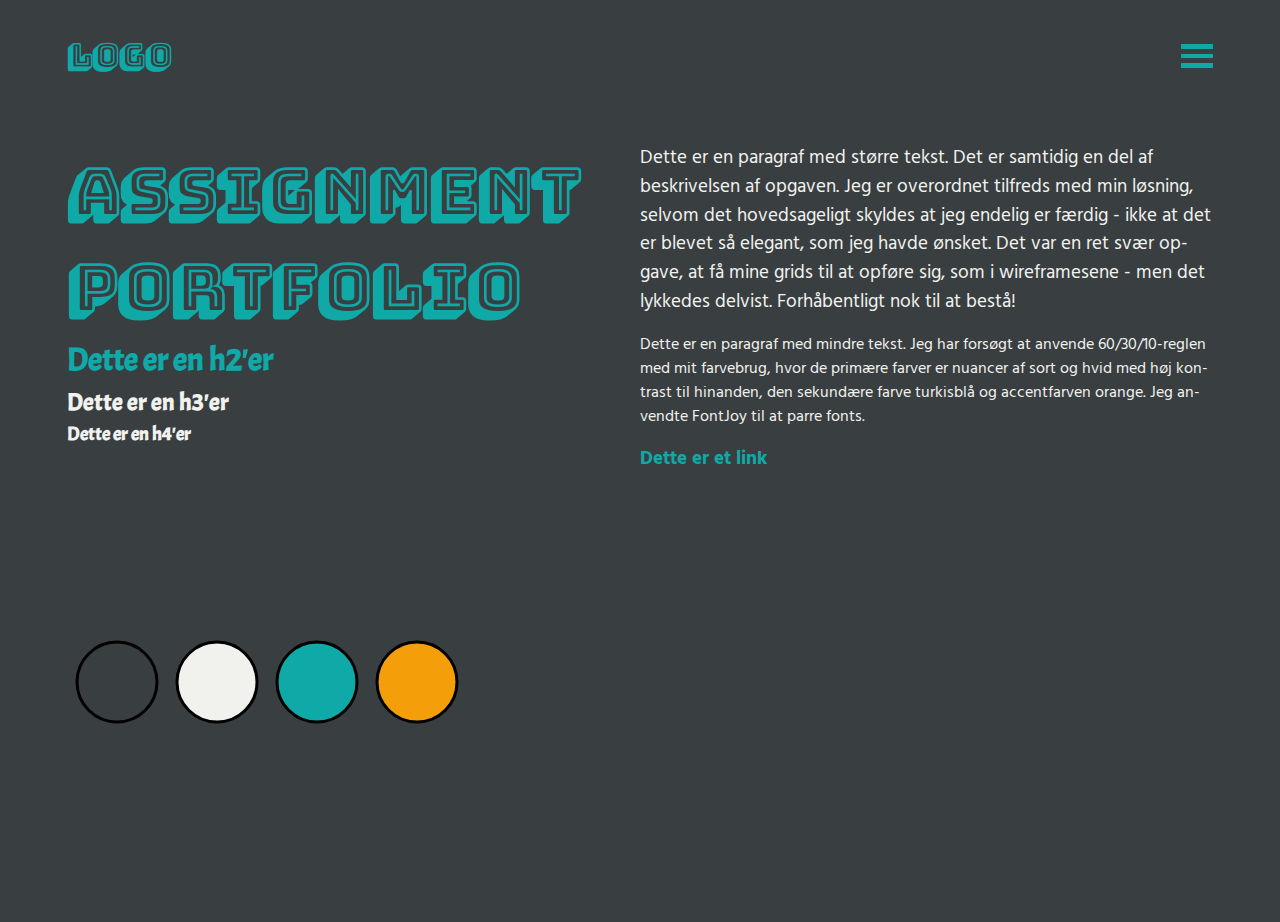
<file: index.html>
<!DOCTYPE html>
<html lang="en">

<head>
    <meta charset="UTF-8">
    <meta name="viewport" content="width=device-width, initial-scale=1.0">
    <link rel="preconnect" href="https://fonts.googleapis.com">
    <link rel="preconnect" href="https://fonts.gstatic.com" crossorigin>
    <link rel="stylesheet" href="https://cdnjs.cloudflare.com/ajax/libs/font-awesome/6.4.2/css/all.min.css">
    <link href="https://fonts.googleapis.com/css2?family=Acme&family=Bungee+Shade&family=Hind:wght@300;400;500;600;700&display=swap" rel="stylesheet">
    <link rel="stylesheet" href="style.css">
    <title>Style Tile</title>
</head>

<body>
    <header>
        <a class="logo" href="index.html">Logo</a>
        <div class="burger-menu">
            <div class="bar"></div>
            <div class="bar"></div>
            <div class="bar"></div>
        </div>

        <ul class="nav-items hide">
            <li>
                <a href="index.html">Forside</a>
            </li>
            <li>
                <a href="part-a.html">Part A</a>
            </li>
            <li>
                <a href="part-b.html">Part B</a>
            </li>
            <li>
                <a href="part-c.html">Part C</a>
            </li>
            <li>
                <a href="part-d.html">Part D</a>
            </li>
        </ul>

    </header>

    <main>
        <div class="style-tile">
            <div class="headlines">
                <h1>Assignment Portfolio</h1>
                <h2>Dette er en h2'er</h2>
                <h3>Dette er en h3'er</h3>
                <h4>Dette er en h4'er</h4>
            </div>

            <div class="text">
                <p>Dette er en paragraf med større tekst.
                    Det er samtidig en del af beskrivelsen af opgaven. Jeg er overordnet tilfreds med min løsning, selvom det hovedsageligt skyldes at jeg endelig er færdig - ikke at det er blevet så
                    elegant, som jeg havde ønsket. Det var en ret svær opgave, at få mine grids til at opføre sig, som i wireframesene - men det lykkedes delvist. Forhåbentligt nok til at bestå!</p>
                <p class="small">Dette er en paragraf med mindre tekst.
                    Jeg har forsøgt at anvende 60/30/10-reglen med mit farvebrug, hvor de primære farver er nuancer af sort og hvid med høj kontrast til hinanden, den sekundære farve turkisblå og
                    accentfarven orange. Jeg anvendte FontJoy til at parre fonts.</p>
                <a target="_blank" href="https://www.youtube.com/watch?v=dQw4w9WgXcQ">Dette er et link</a>
            </div>

            <div class="colors">
                <svg height="100" width="100">
                    <circle cx="50" cy="50" r="40" stroke="black" stroke-width="3" fill="var(--primary)" />
                </svg>
                <svg height="100" width="100">
                    <circle cx="50" cy="50" r="40" stroke="black" stroke-width="3" fill="var(--secondary)" />
                </svg>
                <svg height="100" width="100">
                    <circle cx="50" cy="50" r="40" stroke="black" stroke-width="3" fill="var(--accent)" />
                </svg>
                <svg height="100" width="100">
                    <circle cx="50" cy="50" r="40" stroke="black" stroke-width="3" fill="var(--accent2)" />
                </svg>
            </div>
        </div>
    </main>

    <footer>

    </footer>

    <script src="script.js"></script>
</body>

</html>
</file>
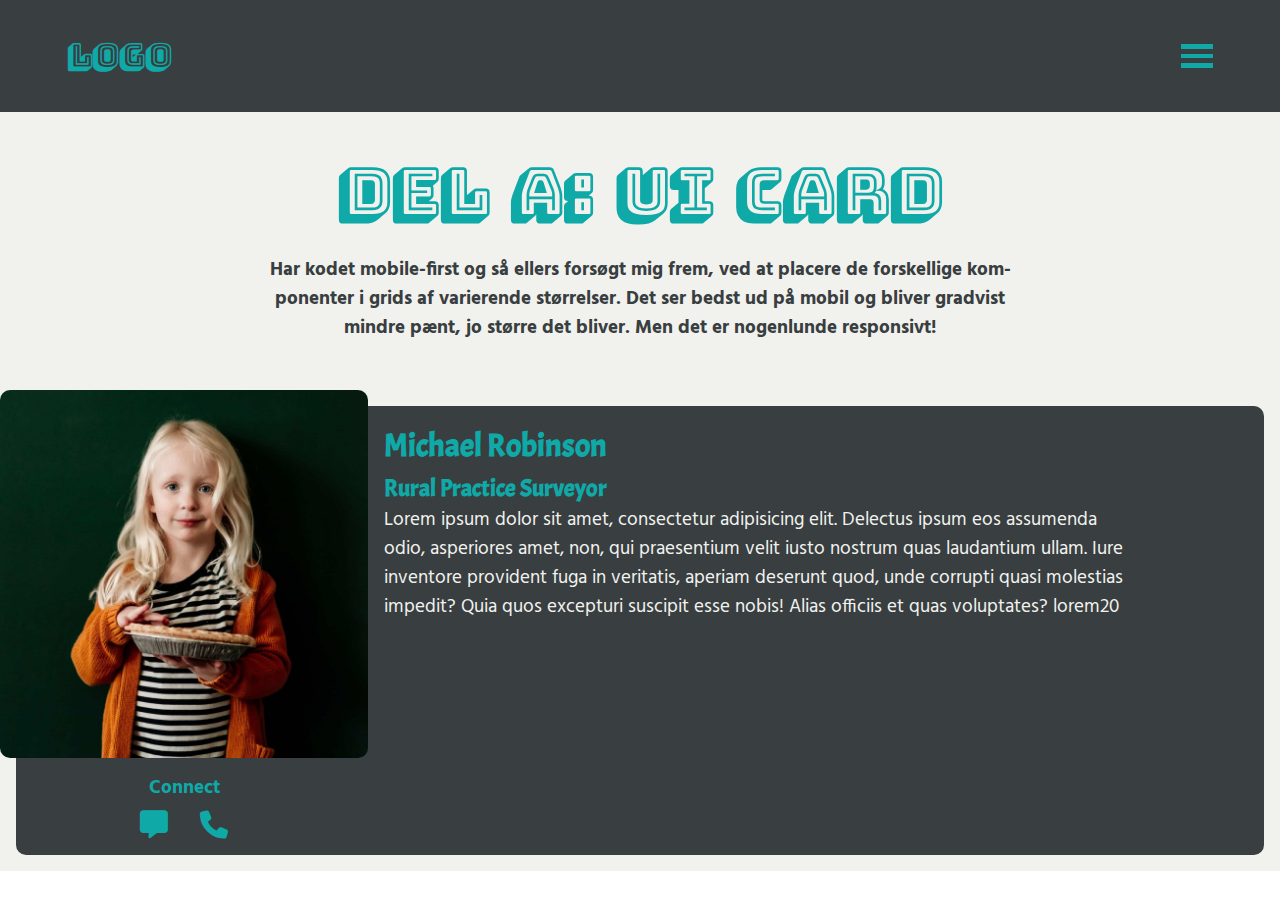
<file: part-a.html>
<!DOCTYPE html>
<html lang="en">

<head>
    <meta charset="UTF-8">
    <meta name="viewport" content="width=device-width, initial-scale=1.0">
    <link rel="preconnect" href="https://fonts.googleapis.com">
    <link rel="preconnect" href="https://fonts.gstatic.com" crossorigin>
    <link rel="stylesheet" href="https://cdnjs.cloudflare.com/ajax/libs/font-awesome/6.4.2/css/all.min.css">
    <link href="https://fonts.googleapis.com/css2?family=Acme&family=Bungee+Shade&family=Hind:wght@300;400;500;600;700&display=swap" rel="stylesheet">
    <link rel="stylesheet" href="style.css">
    <title>Part A</title>
</head>

<body>
    <header>
        <a class="logo" href="index.html">Logo</a>
        <div class="burger-menu">
            <div class="bar"></div>
            <div class="bar"></div>
            <div class="bar"></div>
        </div>

        <ul class="nav-items hide">
            <li>
                <a href="index.html">Forside</a>
            </li>
            <li>
                <a href="part-a.html">Part A</a>
            </li>
            <li>
                <a href="part-b.html">Part B</a>
            </li>
            <li>
                <a href="part-c.html">Part C</a>
            </li>
            <li>
                <a href="part-d.html">Part D</a>
            </li>
        </ul>

    </header>

    <main class="main-a">
        <div class="intro">
            <h1>Del A: UI Card</h1>
            <p>Har kodet mobile-first og så ellers forsøgt mig frem, ved at placere de forskellige komponenter i grids af varierende størrelser. Det ser bedst ud på mobil og bliver gradvist mindre
                pænt,
                jo større det bliver. Men det er nogenlunde responsivt!</p>
        </div>
        <div class="ui-card-wrapper">
            <div class="ui-card">
                <div class="image-container">
                    <img src="pics/person.jpg" alt="">
                </div>
                <div class="name-title">
                    <h2>Michael Robinson</h2>
                    <h3>Rural Practice Surveyor</h3>
                </div>
                <p class="description">Lorem ipsum dolor sit amet, consectetur adipisicing elit. Delectus ipsum eos assumenda odio, asperiores amet, non, qui praesentium velit iusto nostrum quas
                    laudantium ullam. Iure
                    inventore provident fuga in veritatis, aperiam deserunt quod, unde corrupti quasi molestias impedit? Quia quos excepturi suscipit esse nobis! Alias officiis et quas voluptates?
                    lorem20
                </p>
                <div class="connect">
                    <p>Connect</p>
                    <div class="connect-icons">
                        <i class="fa-solid fa-message"></i>
                        <i class="fa-solid fa-phone"></i>
                    </div>
                </div>
            </div>
        </div>
    </main>

    <footer>

    </footer>

    <script src="script.js"></script>
</body>

</html>
</file>
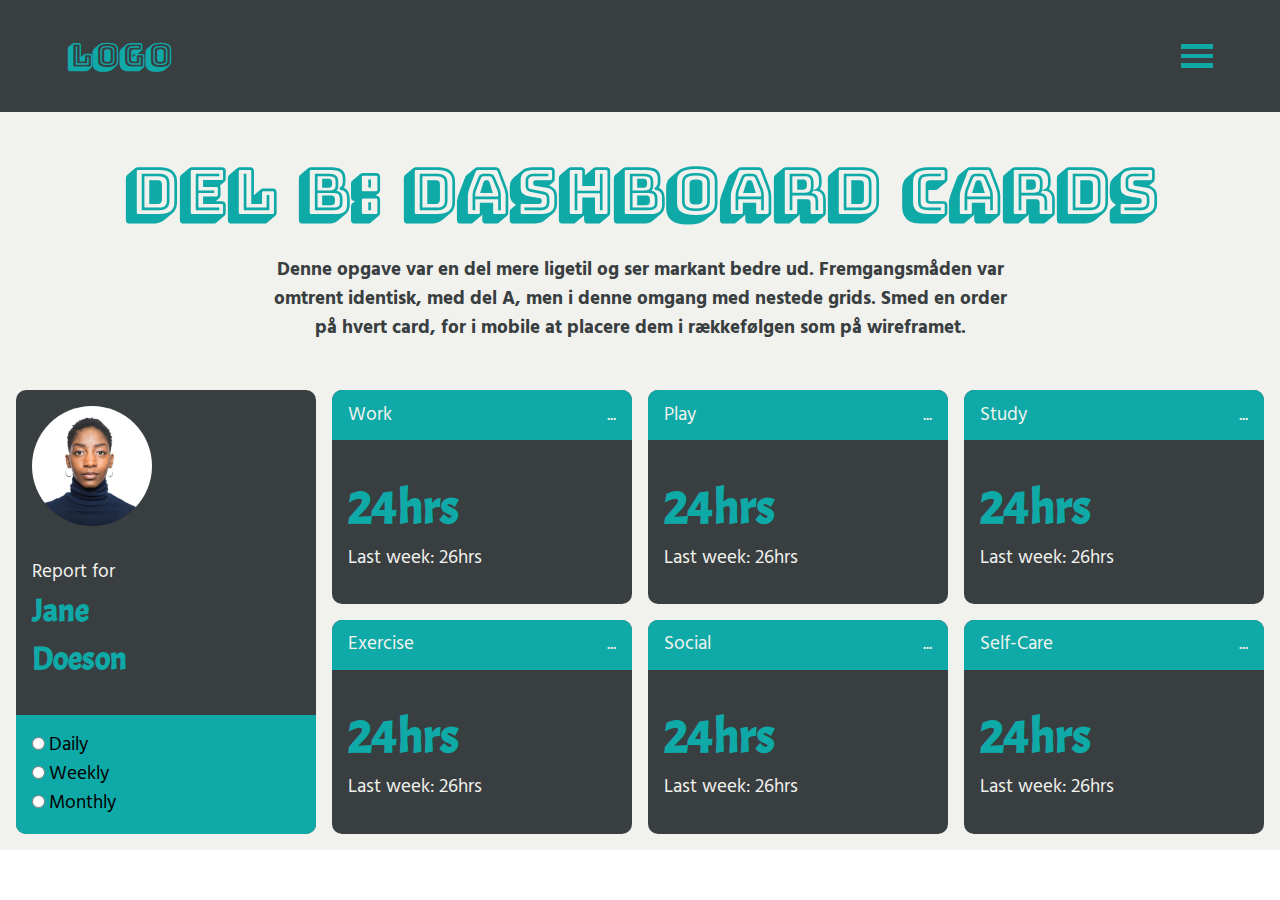
<file: part-b.html>
<!DOCTYPE html>
<html lang="en">

<head>
    <meta charset="UTF-8">
    <meta name="viewport" content="width=device-width, initial-scale=1.0">
    <link rel="preconnect" href="https://fonts.googleapis.com">
    <link rel="preconnect" href="https://fonts.gstatic.com" crossorigin>
    <link rel="stylesheet" href="https://cdnjs.cloudflare.com/ajax/libs/font-awesome/6.4.2/css/all.min.css">
    <link href="https://fonts.googleapis.com/css2?family=Acme&family=Bungee+Shade&family=Hind:wght@300;400;500;600;700&display=swap" rel="stylesheet">
    <link rel="stylesheet" href="style.css">
    <title>Part B</title>
</head>

<body>
    <header>
        <a class="logo" href="index.html">Logo</a>
        <div class="burger-menu">
            <div class="bar"></div>
            <div class="bar"></div>
            <div class="bar"></div>
        </div>

        <ul class="nav-items hide">
            <li>
                <a href="index.html">Forside</a>
            </li>
            <li>
                <a href="part-a.html">Part A</a>
            </li>
            <li>
                <a href="part-b.html">Part B</a>
            </li>
            <li>
                <a href="part-c.html">Part C</a>
            </li>
            <li>
                <a href="part-d.html">Part D</a>
            </li>
        </ul>

    </header>

    <main class="main-b">
        <div class="intro">
            <h1>Del B: Dashboard Cards</h1>
            <p>Denne opgave var en del mere ligetil og ser markant bedre ud. Fremgangsmåden var omtrent identisk, med del A, men i denne omgang med nestede grids. Smed en order på hvert card, for i
                mobile at placere dem i rækkefølgen som på wireframet.</p>
        </div>
        <div class="dashboard-wrapper">
            <div class="dashboard">
                <div class="dashboard-person">
                    <div class="dashboard-report-name">
                        <img src="pics/face.webp" alt="">
                        <div class="dashboard-report">
                            <p>Report for</p>
                            <div class="dashboard-name">
                                <h2>Jane</h2>
                                <h2>Doeson</h2>
                            </div>
                        </div>
                    </div>
                    <div class="dashboard-radio">
                        <div>
                            <input type="radio" id="contactChoice1" name="contact" value="Daily" />
                            <label for="contactChoice1">Daily</label>
                        </div>
                        <div>
                            <input type="radio" id="contactChoice2" name="contact" value="Weekly" />
                            <label for="contactChoice2">Weekly</label>
                        </div>
                        <div>
                            <input type="radio" id="contactChoice3" name="contact" value="Monthly" />
                            <label for="contactChoice3">Monthly</label>
                        </div>
                    </div>
                </div>
                <div class="dashboard-box box-1">
                    <div class="dashboard-category">
                        <p>Work</p>
                        <p>...</p>
                    </div>
                    <div class="dashboard-details">
                        <h3>24hrs</h3>
                        <p>Last week: 26hrs</p>
                    </div>
                </div>
                <div class="dashboard-box box-2">
                    <div class="dashboard-category">
                        <p>Play</p>
                        <p>...</p>
                    </div>
                    <div class="dashboard-details">
                        <h3>24hrs</h3>
                        <p>Last week: 26hrs</p>
                    </div>
                </div>
                <div class="dashboard-box box-3">
                    <div class="dashboard-category">
                        <p>Study</p>
                        <p>...</p>
                    </div>
                    <div class="dashboard-details">
                        <h3>24hrs</h3>
                        <p>Last week: 26hrs</p>
                    </div>
                </div>
                <div class="dashboard-box box-4">
                    <div class="dashboard-category">
                        <p>Exercise</p>
                        <p>...</p>
                    </div>
                    <div class="dashboard-details">
                        <h3>24hrs</h3>
                        <p>Last week: 26hrs</p>
                    </div>
                </div>
                <div class="dashboard-box box-5">
                    <div class="dashboard-category">
                        <p>Social</p>
                        <p>...</p>
                    </div>
                    <div class="dashboard-details">
                        <h3>24hrs</h3>
                        <p>Last week: 26hrs</p>
                    </div>
                </div>
                <div class="dashboard-box box-6">
                    <div class="dashboard-category">
                        <p>Self-Care</p>
                        <p>...</p>
                    </div>
                    <div class="dashboard-details">
                        <h3>24hrs</h3>
                        <p>Last week: 26hrs</p>
                    </div>
                </div>
            </div>
        </div>
    </main>

    <footer>

    </footer>

    <script src="script.js"></script>
</body>

</html>
</file>
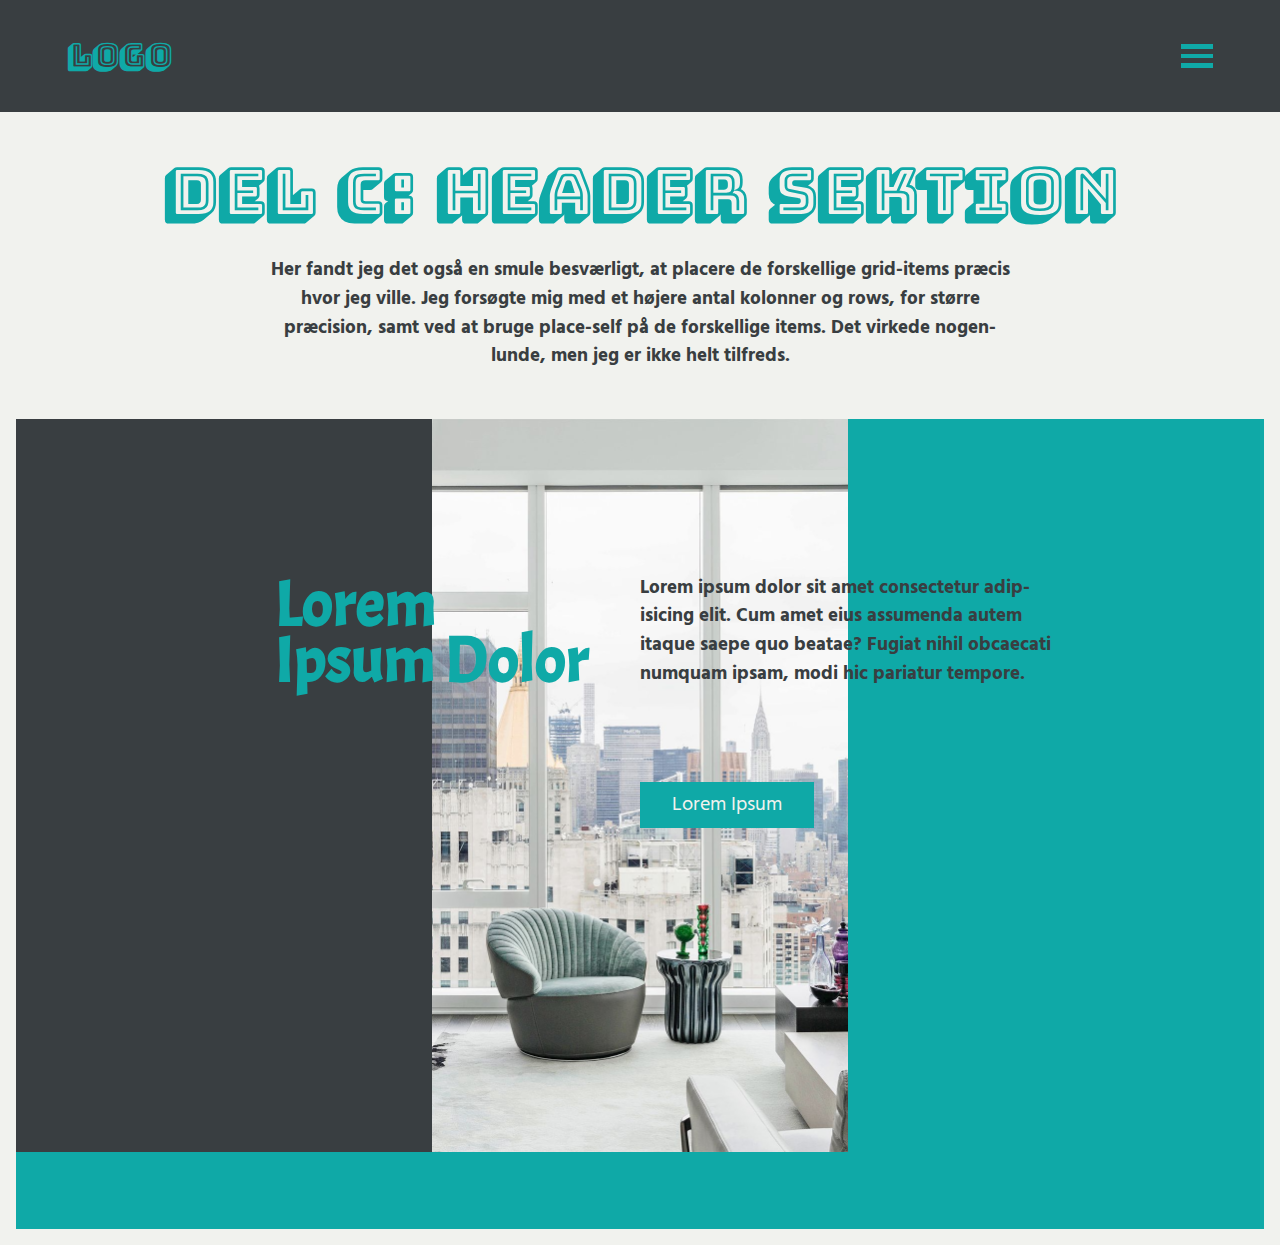
<file: part-c.html>
<!DOCTYPE html>
<html lang="en">

<head>
    <meta charset="UTF-8">
    <meta name="viewport" content="width=device-width, initial-scale=1.0">
    <link rel="preconnect" href="https://fonts.googleapis.com">
    <link rel="preconnect" href="https://fonts.gstatic.com" crossorigin>
    <link rel="stylesheet" href="https://cdnjs.cloudflare.com/ajax/libs/font-awesome/6.4.2/css/all.min.css">
    <link href="https://fonts.googleapis.com/css2?family=Acme&family=Bungee+Shade&family=Hind:wght@300;400;500;600;700&display=swap" rel="stylesheet">
    <link rel="stylesheet" href="style.css">
    <title>Part C</title>
</head>

<body>
    <header>
        <a class="logo" href="index.html">Logo</a>
        <div class="burger-menu">
            <div class="bar"></div>
            <div class="bar"></div>
            <div class="bar"></div>
        </div>

        <ul class="nav-items hide">
            <li>
                <a href="index.html">Forside</a>
            </li>
            <li>
                <a href="part-a.html">Part A</a>
            </li>
            <li>
                <a href="part-b.html">Part B</a>
            </li>
            <li>
                <a href="part-c.html">Part C</a>
            </li>
            <li>
                <a href="part-d.html">Part D</a>
            </li>
        </ul>

    </header>

    <main class="main-c">
        <div class="intro">
            <h1>Del C: Header Sektion</h1>
            <p>Her fandt jeg det også en smule besværligt, at placere de forskellige grid-items præcis hvor jeg ville. Jeg forsøgte mig med et højere antal kolonner og rows, for større præcision, samt
                ved at bruge place-self på de forskellige items. Det virkede nogenlunde, men jeg er ikke helt tilfreds.</p>
        </div>
        <div class="section-wrapper">
            <div class="section">
                <div class="section-color"></div>
                <div class="image-container-3">
                    <img src="pics/living-room-2.jpg" alt="">
                </div>
                <h2 class="section-heading">Lorem <br> Ipsum Dolor</h2>
                <p class="section-description">Lorem ipsum dolor sit amet consectetur adipisicing elit. Cum amet eius assumenda autem itaque saepe quo beatae? Fugiat nihil obcaecati numquam ipsam,
                    modi hic pariatur tempore.</p>
                <button class="section-button">Lorem Ipsum</button>
            </div>
        </div>

    </main>

    <footer>

    </footer>

    <script src="script.js"></script>
</body>

</html>
</file>
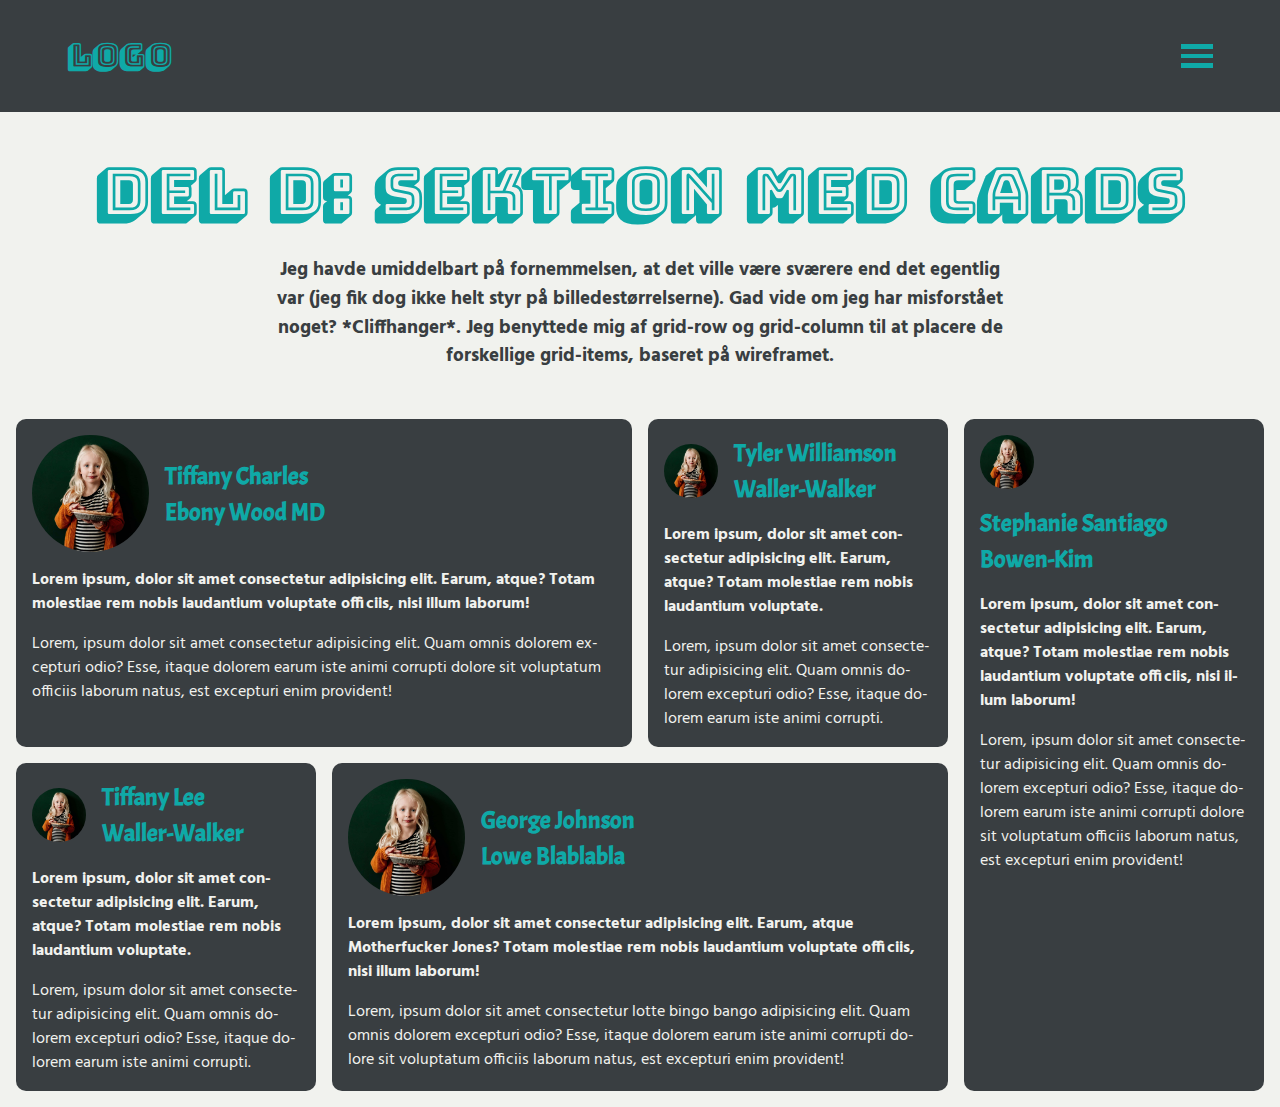
<file: part-d.html>
<!DOCTYPE html>
<html lang="en">

<head>
    <meta charset="UTF-8">
    <meta name="viewport" content="width=device-width, initial-scale=1.0">
    <link rel="preconnect" href="https://fonts.googleapis.com">
    <link rel="preconnect" href="https://fonts.gstatic.com" crossorigin>
    <link rel="stylesheet" href="https://cdnjs.cloudflare.com/ajax/libs/font-awesome/6.4.2/css/all.min.css">
    <link href="https://fonts.googleapis.com/css2?family=Acme&family=Bungee+Shade&family=Hind:wght@300;400;500;600;700&display=swap" rel="stylesheet">
    <link rel="stylesheet" href="style.css">
    <title>Part D</title>
</head>

<body>
    <header>
        <a class="logo" href="index.html">Logo</a>
        <div class="burger-menu">
            <div class="bar"></div>
            <div class="bar"></div>
            <div class="bar"></div>
        </div>

        <ul class="nav-items hide">
            <li>
                <a href="index.html">Forside</a>
            </li>
            <li>
                <a href="part-a.html">Part A</a>
            </li>
            <li>
                <a href="part-b.html">Part B</a>
            </li>
            <li>
                <a href="part-c.html">Part C</a>
            </li>
            <li>
                <a href="part-d.html">Part D</a>
            </li>
        </ul>

    </header>

    <main class="main-d">
        <div class="intro">
            <h1>Del D: Sektion med Cards</h1>
            <p>Jeg havde umiddelbart på fornemmelsen, at det ville være sværere end det egentlig var (jeg fik dog ikke helt styr på billedestørrelserne). Gad vide om jeg har misforstået noget?
                *Cliffhanger*. Jeg benyttede mig af grid-row og grid-column
                til at placere de forskellige grid-items, baseret på wireframet.</p>
        </div>
        <div class="cards-wrapper">
            <div class="cards">
                <div class="box no1">
                    <div class="img-name">
                        <img src="pics/person.jpg" alt="">
                        <div class="cards-name">
                            <h2>Tiffany Charles</h2>
                            <h3>Ebony Wood MD</h3>
                        </div>
                    </div>
                    <p class="cards-description">Lorem ipsum, dolor sit amet consectetur adipisicing elit. Earum, atque? Totam molestiae rem nobis laudantium voluptate officiis, nisi illum laborum!
                    </p>
                    <p class="cards-description-2">Lorem, ipsum dolor sit amet consectetur adipisicing elit. Quam omnis dolorem excepturi odio? Esse, itaque dolorem earum iste animi corrupti dolore
                        sit voluptatum officiis
                        laborum natus, est excepturi enim provident!</p>
                </div>
                <div class="box no2">
                    <div class="img-name">
                        <img src="pics/person.jpg" alt="">
                        <div class="cards-name">
                            <h2>Tyler Williamson</h2>
                            <h3>Waller-Walker</h3>
                        </div>
                    </div>
                    <p class="cards-description">Lorem ipsum, dolor sit amet consectetur adipisicing elit. Earum, atque? Totam molestiae rem nobis laudantium voluptate.
                    </p>
                    <p class="cards-description-2">Lorem, ipsum dolor sit amet consectetur adipisicing elit. Quam omnis dolorem excepturi odio? Esse, itaque dolorem earum iste animi corrupti.</p>
                </div>
                <div class="box no3">
                    <div class="img-name">
                        <img src="pics/person.jpg" alt="">
                        <div class="cards-name">
                            <h2>Tiffany Lee</h2>
                            <h3>Waller-Walker</h3>
                        </div>
                    </div>
                    <p class="cards-description">Lorem ipsum, dolor sit amet consectetur adipisicing elit. Earum, atque? Totam molestiae rem nobis laudantium voluptate.
                    </p>
                    <p class="cards-description-2">Lorem, ipsum dolor sit amet consectetur adipisicing elit. Quam omnis dolorem excepturi odio? Esse, itaque dolorem earum iste animi corrupti.</p>
                </div>
                <div class="box no4">
                    <div class="img-name">
                        <img src="pics/person.jpg" alt="">
                        <div class="cards-name">
                            <h2>George Johnson</h2>
                            <h3>Lowe Blablabla</h3>
                        </div>
                    </div>
                    <p class="cards-description">Lorem ipsum, dolor sit amet consectetur adipisicing elit. Earum, atque Motherfucker Jones? Totam molestiae rem nobis laudantium voluptate officiis,
                        nisi illum laborum!
                    </p>
                    <p class="cards-description-2">Lorem, ipsum dolor sit amet consectetur lotte bingo bango adipisicing elit. Quam omnis dolorem excepturi odio? Esse, itaque dolorem earum iste animi
                        corrupti dolore
                        sit voluptatum officiis
                        laborum natus, est excepturi enim provident!</p>
                </div>
                <div class="box no5">
                    <div class="img-name">
                        <img src="pics/person.jpg" alt="">
                        <div class="cards-name">
                            <h2>Stephanie Santiago</h2>
                            <h3>Bowen-Kim</h3>
                        </div>
                    </div>
                    <p class="cards-description">Lorem ipsum, dolor sit amet consectetur adipisicing elit. Earum, atque? Totam molestiae rem nobis laudantium voluptate officiis, nisi illum laborum!
                    </p>
                    <p class="cards-description-2">Lorem, ipsum dolor sit amet consectetur adipisicing elit. Quam omnis dolorem excepturi odio? Esse, itaque dolorem earum iste animi corrupti dolore
                        sit voluptatum officiis
                        laborum natus, est excepturi enim provident!</p>
                </div>
            </div>
        </div>
    </main>

    <footer>

    </footer>

    <script src="script.js"></script>
</body>

</html>
</file>
<file: style.css>
/***** GENERAL *****/
*,
*::before,
*::after {
  box-sizing: border-box;
  padding: 0;
  margin: 0;
}

body {
  line-height: 1.5;
}

h1,
h2,
h3,
h4,
h5,
h6,
p,
a {
  overflow-wrap: break-word;
  hyphens: auto;
  font-family: "Acme", sans-serif;
}

a,
p {
  font-family: "Hind", sans-serif;
}

p {
  font-size: clamp(1rem, 1.2rem, 1.5rem);
  color: var(--secondary);
  max-width: 75ch;
}

p.small {
  font-size: 1rem;
}

input,
button,
textarea,
select {
  font: inherit;
}

img,
picture,
video,
canvas,
svg {
  display: block;
  max-width: 100%;
}

/***** INDEX *****/

/* Colors */
:root {
  --primary: #393e41;
  --secondary: #f1f2ee;
  --accent: #0fa9a7;
  --accent2: #f49f0a;
}

/* Text */

h1 {
  font-size: clamp(2rem, 10vw, 4rem);
  color: var(--accent);
  font-family: "Bungee Shade", cursive;
}

h2 {
  font-size: clamp(1.5rem, 7.5vw, 2rem);
  color: var(--accent);
}

h3 {
  font-size: clamp(1.25rem, 6.25vw, 1.5rem);
}

h4 {
  font-size: clamp(1rem, 5vw, 1.2rem);
}

a {
  text-decoration: none;
  font-size: 1.2rem;
  font-weight: bold;
  color: var(--accent);
  &:hover {
    color: var(--accent2);
  }
}

/* Specifics */

header {
  background-color: var(--primary);
  position: relative;
  display: flex;
  justify-content: space-between;
  align-items: center;
  padding-inline: calc(1rem + 4dvw);
  padding-block: 2rem;
}

.logo {
  font-size: 2rem;
  font-family: "Bungee Shade", cursive;
}

.burger-menu {
  width: 2rem;
  display: flex;
  flex-direction: column;
  gap: 0.3rem;
  z-index: 10;

  &:hover {
    cursor: pointer;
  }
}

.fixed {
  position: fixed;
  top: 2.75rem;
  right: calc(1rem + 4dvw);
}

.intro {
  display: flex;
  flex-direction: column;
  justify-content: center;
  align-items: center;
  padding-block: 2rem;
  text-align: center;
  gap: 1rem;
}

.intro p {
  color: var(--primary);
  font-weight: bold;
}

.bar {
  width: 100%;
  height: 0.3rem;
  background-color: var(--accent);
}

.burger-menu:hover .bar {
  background-color: var(--accent2);
}

.shown {
  background-color: var(--accent2);
}

.nav-items {
  list-style-type: none;
  position: fixed;
  top: 0;
  right: 0;
  height: 100dvh;
  width: 30dvw;
  background-color: var(--primary);
  display: flex;
  flex-direction: column;
  gap: 1rem;
  transition: top 300ms ease-in-out 300ms;
  z-index: 5;
  padding: 2rem;
  border-left: solid 0.5rem var(--accent2);
}

.nav-items a {
  font-size: 1.5rem;
}

@media (max-width: 500px) {
  .nav-items {
    width: 50dvw;
    margin-top: 4rem;
  }

  .nav-items a {
    font-size: 1rem;
  }
}

.hide {
  display: none;
}

.style-tile {
  height: 90dvh;
  background-color: var(--primary);
  color: var(--secondary);
  padding-block: 2rem;
  padding-inline: calc(1rem + 4dvw);
  display: grid;
  grid-template-columns: 1fr 1fr;
}

.headlines {
}

.text {
  display: flex;
  flex-direction: column;
  gap: 1rem;
}

.colors {
  display: flex;
}

/***** PART A *****/
.main-a {
  background-color: var(--secondary);
}

.ui-card-wrapper {
  display: flex;
  justify-content: center;
  align-items: center;
  container-type: inline-size;
  container-name: card-wrapper;
}

.ui-card {
  display: grid;
  border-radius: 10px;
  grid-template-columns: 1fr;
  gap: 1rem;
  background-color: var(--primary);
  max-width: 1250px;
  margin: 1rem;
  margin-top: 2rem;
}

.ui-card img {
  border-top-right-radius: 10px;
  border-top-left-radius: 10px;
  object-fit: cover;
}

.name-title,
.description {
  margin-left: 1rem;
}

.name-title {
  color: var(--accent);
}

.connect {
  background-color: var(--accent);
  display: flex;
  flex-direction: column;
  justify-content: center;
  align-items: center;
  gap: 0.5rem;
  padding-block: 1rem;
  border-bottom-left-radius: 10px;
  border-bottom-right-radius: 10px;
}

.connect p {
  color: var(--primary);
  font-weight: bold;
}

.connect-icons {
  display: flex;
  justify-content: center;
  align-items: center;
  gap: 2rem;
  font-size: 1.75rem;
  color: var(--primary);
}

i,
a,
button {
  transition: 0.2s ease-out;

  &:hover {
    cursor: pointer;
    color: var(--accent2);
  }
}

@container card-wrapper (min-width: 340px) and (max-width: 515px) {
  .ui-card {
    grid-template-columns: 1fr 2fr 1fr;
    gap: 1rem;
  }

  .image-container {
    place-self: center start;
  }

  .ui-card img {
    grid-column: 1/2;
    border-radius: 10px;
    margin: 1rem 0 0 1rem;
  }

  .name-title {
    grid-column: 2/4;
    place-self: center start;
    margin: 1rem 0 0 1rem;
  }

  .description {
    grid-column: 1/-1;
  }

  .connect {
    grid-row: 3;
    grid-column: 1/-1;
  }
}

@container card-wrapper (min-width: 515px) {
  .ui-card {
    grid-template-columns: 1fr 3fr;
    padding: 1rem;
    gap: 0rem;
  }

  .image-container {
    grid-column: 1/2;
    grid-row: 1/3;
  }

  .ui-card img {
    border-radius: 10px;
    height: 100%;
  }

  .name-title {
    grid-column: 2/-1;
  }

  .description {
    grid-column: 2/-1;
    grid-row: 2/4;
  }

  .connect {
    grid-column: 1/2;
    grid-row: 3/4;
    background-color: transparent;
    place-self: end center;
    padding: 0;
    margin-top: 1rem;
  }

  .connect p {
    color: var(--accent);
  }

  .connect-icons {
    color: var(--accent);
  }
}

@container card-wrapper (min-width: 690px) {
  .image-container {
    margin: -2rem;
  }

  .name-title {
    margin-left: 3rem;
  }

  .description {
    margin-left: 3rem;
  }

  .connect {
    margin-top: 3rem;
  }
}

/***** PART B *****/
.main-b {
  background-color: var(--secondary);
}

.main-b h2,
.main-b h3 {
  color: var(--accent);
}

.dashboard-wrapper {
  display: flex;
  justify-content: center;
  align-items: center;
  container-type: inline-size;
  container-name: dashboard-wrapper;
}

.dashboard {
  display: grid;
  grid-template-columns: repeat(4, minmax(auto, 300px));
  gap: 1rem;
  margin: 1rem;
}

.dashboard-person {
  display: flex;
  flex-direction: column;
  justify-content: space-between;
  border-radius: 10px;
  background-color: var(--primary);
  grid-row: 1/3;
}

.dashboard-person img {
  border-radius: 50%;
  width: 40%;
  margin: 1rem 0 0 1rem;
  aspect-ratio: 1 / 1;
  object-fit: cover;
}

.dashboard-report-name {
  display: flex;
  flex-direction: column;
}

.dashboard-report {
  margin-left: 1rem;
  padding-block: 2rem;
}

.dashboard-name {
  display: flex;
  flex-direction: column;
}

.dashboard-radio {
  display: flex;
  flex-direction: column;
  background-color: var(--accent);
  border-bottom-left-radius: 10px;
  border-bottom-right-radius: 10px;
  padding: 1rem 0 1rem 1rem;
}

label {
  font-size: clamp(1rem, 1.2rem, 1.5rem);
  font-family: "Hind", sans-serif;
}

.dashboard-box {
  display: grid;
  border-radius: 10px;
  background-color: var(--primary);
}

.dashboard-box h3 {
  font-size: 3rem;
}

.dashboard-category {
  grid-row: 1/2;
  display: flex;
  justify-content: space-between;
  align-items: center;
  padding-inline: 1rem;
  border-top-right-radius: 10px;
  border-top-left-radius: 10px;
  background-color: var(--accent);
}

.dashboard-details {
  grid-row: 2/5;
  display: flex;
  flex-direction: column;
  justify-content: center;
  align-items: flex-start;
  padding-inline: 1rem;
}

@container dashboard-wrapper (max-width: 400px) {
  .dashboard {
    grid-template-columns: 1fr;
    grid-auto-rows: auto;
  }

  .dashboard-person img {
    align-self: center;
    margin-bottom: 1rem;
    width: 33%;
  }

  .dashboard-report {
    margin-left: 1rem;
    line-height: 1.75rem;
  }

  .dashboard-report-name {
    display: flex;
    flex-direction: row;
    align-items: center;
    padding-block: 1rem;
  }

  .dashboard-name {
    flex-direction: row;
    gap: clamp(0.25rem, 2dvw, 0.5rem);
  }

  .dashboard-radio {
    flex-direction: row;
    gap: 2rem;
    padding-block: 1.5rem;
  }

  .dashboard-category {
    padding-block: 0.5rem;
  }

  .dashboard-details {
    padding-block: 2rem;
    flex-direction: row;
    justify-content: space-between;
    align-items: center;
  }

  .box-1 {
    order: 1;
  }

  .box-2 {
    order: 3;
  }

  .box-3 {
    order: 5;
  }

  .box-4 {
    order: 2;
  }

  .box-5 {
    order: 4;
  }

  .box-6 {
    order: 6;
  }
}

@container dashboard-wrapper (min-width: 400px) and (max-width: 550px) {
  .dashboard {
    grid-template-columns: repeat(2, 1fr);
    grid-auto-rows: 1fr;
  }
}

@container dashboard-wrapper (min-width: 550px) and (max-width: 800px) {
  .dashboard {
    grid-template-columns: repeat(3, 1fr);
    grid-auto-rows: 1fr;
  }
}

/***** PART C *****/
.main-c {
  background-color: var(--secondary);
}

.main-c h2 {
  color: var(--accent);
}

.section {
  max-width: 1250px;
  margin: 1rem;
  background-color: var(--accent);
}

.section-wrapper {
  container-type: inline-size;
  container-name: section-wrapper;
  display: flex;
  justify-content: center;
  align-items: center;
}

.section-color {
  display: none;
  background-color: var(--primary);
}

.section-heading,
.section-description {
  padding-inline: calc(1rem + 2dvw);
}

.section-heading {
  margin: 1rem 0 1rem 0;
  font-size: 4rem;
  line-height: 3.5rem;
}

.section-description {
  color: var(--primary);
  font-weight: bold;
}

.section-button {
  padding: 0.5rem 2rem;
  font-size: 1.25rem;
  background-color: var(--accent);
  color: var(--secondary);
  border: none;
  margin-inline: calc(1rem + 2dvw);
  margin-block: 2rem;
  font-family: "Hind", sans-serif;
  &:hover {
    background-color: var(--accent2);
    color: var(--secondary);
  }
}

@container section-wrapper (min-width: 500px) {
  .section {
    display: grid;
    grid-template-columns: repeat(10, 1fr);
    grid-template-rows: repeat(4, 1fr);
    height: 90dvh;
  }

  .image-container-3 {
    grid-column: 1 / 7;
    grid-row: 1 / 4;
  }

  .image-container-3 img {
    height: 100%;
    object-fit: cover;
  }

  .section-heading,
  .section-description {
    padding-inline: 0;
    margin: 0;
    grid-column: 5 / 8;
  }

  .section-heading {
    grid-row: 1;
    place-self: end start;
  }

  .section-description {
    grid-row: 2;
    place-self: start start;
  }

  .section-button {
    grid-column: 5 / 8;
    grid-row: 3;
    place-self: center start;
    margin: 0;
  }
}

@container section-wrapper (min-width: 1000px) {
  .section {
    grid-template-columns: repeat(6, 1fr);
    grid-template-rows: repeat(10, 1fr);
  }

  .section-color {
    display: block;
    grid-column: 1 / 3;
    grid-row: 1 / 10;
  }

  .image-container-3 {
    grid-column: 3 / 5;
    grid-row: 1 / 10;
  }

  .section-heading {
    grid-column: 2 / 4;
    grid-row: 3 / 4;
    place-self: end center;
  }

  .section-description,
  .section-button {
    grid-column: 4 / 6;
  }

  .section-description {
    grid-row: 3 / 4;
  }

  .section-button {
    grid-row: 5;
  }
}

/***** PART D *****/
.main-d {
  background-color: var(--secondary);
}

.cards-wrapper {
  container-type: inline-size;
  container-name: cards-wrapper;
  display: flex;
  justify-content: center;
  align-items: center;
}

.cards {
  display: grid;
  gap: 1rem;

  margin: 1rem;
  border-radius: 10px;
  max-width: 1250px;
}

.box {
  background-color: var(--primary);
  border-radius: 10px;
  padding: 1rem;
}

.img-name {
  display: flex;
  align-items: center;
  gap: 1rem;
  color: var(--accent);
}

.img-name img {
  border-radius: 50%;
  width: 25%;
}

.cards-description {
  margin-top: 1rem;
  font-weight: bold;
}

.cards-description-2 {
  margin-top: 1rem;
}

@container cards-wrapper (min-width: 1000px) {
  .cards {
    display: grid;
    grid-template-columns: repeat(4, 1fr);
    grid-auto-rows: 1fr;
  }

  .main-d h2 {
    font-size: clamp(1rem, 5vw, 1.5rem);
  }

  .main-d h3 {
    font-size: clamp(1rem, 5vw, 1.5rem);
  }

  .img-name img {
    max-width: 20%;
  }

  .box p {
    font-size: clamp(1rem, 1rem, 1.2rem);
  }

  .no1 {
    grid-column: 1 / 3;
    grid-row: 1 / 2;
  }

  .no2 {
    grid-column: 3 / 4;
    grid-row: 1 / 2;
  }

  .no3 {
    grid-column: 1 / 2;
    grid-row: 2 / 3;
  }

  .no4 {
    grid-column: 2 / 4;
    grid-row: 2 / 3;
  }

  .no5 {
    grid-column: 4 / 5;
    grid-row: 1 / 3;
  }

  .no5 .img-name {
    flex-direction: column;
    align-items: flex-start;
  }
}
</file>
